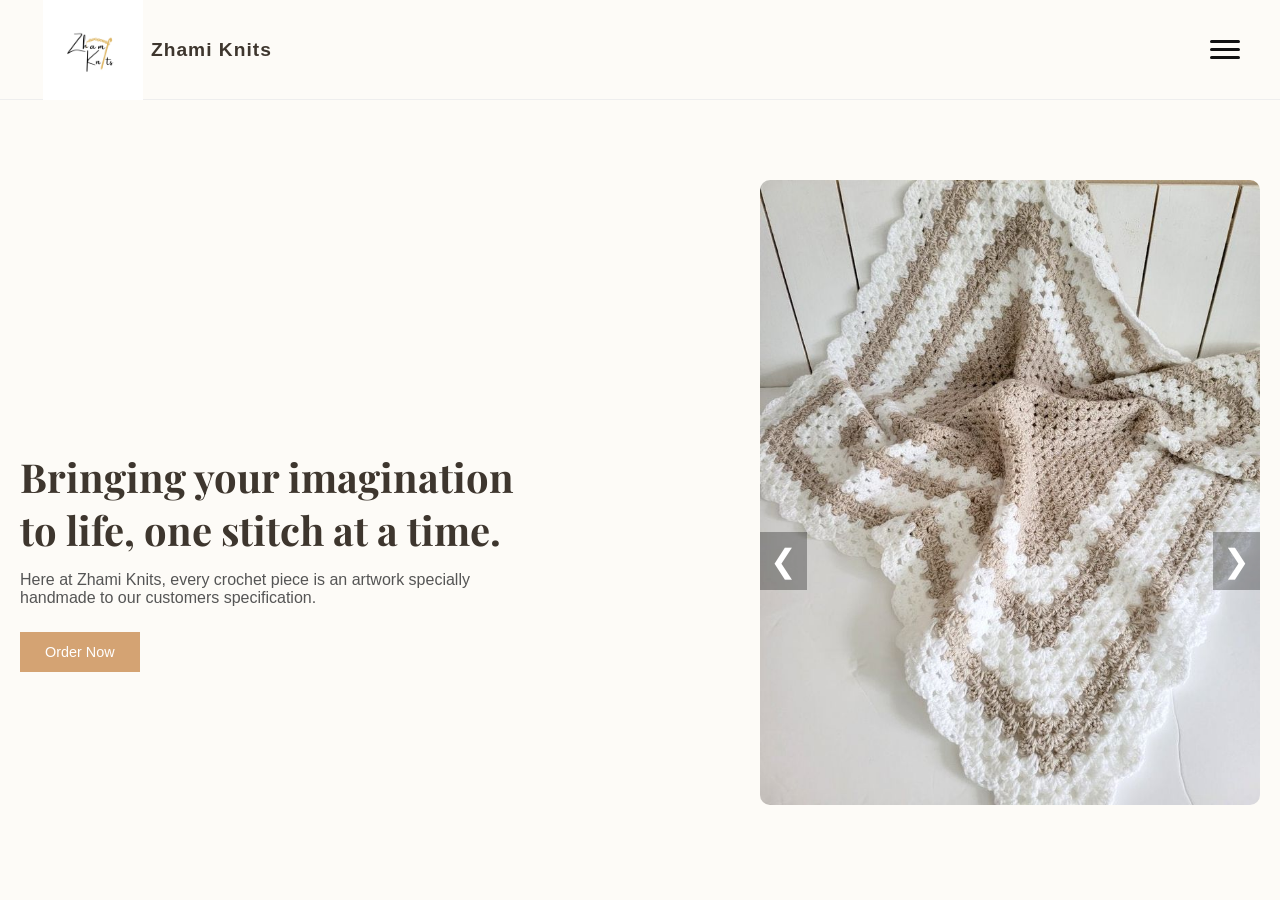
<file: index.html>
<!DOCTYPE html>
<html>
<head>
    <meta http-equiv="refresh" content="0; url=Landingpagedoc1.html" />
</head>
<body>
    <p><a href="Landingpagedoc1.html">Click here if you're not redirected</a></p>
</body>
</html>
</file>
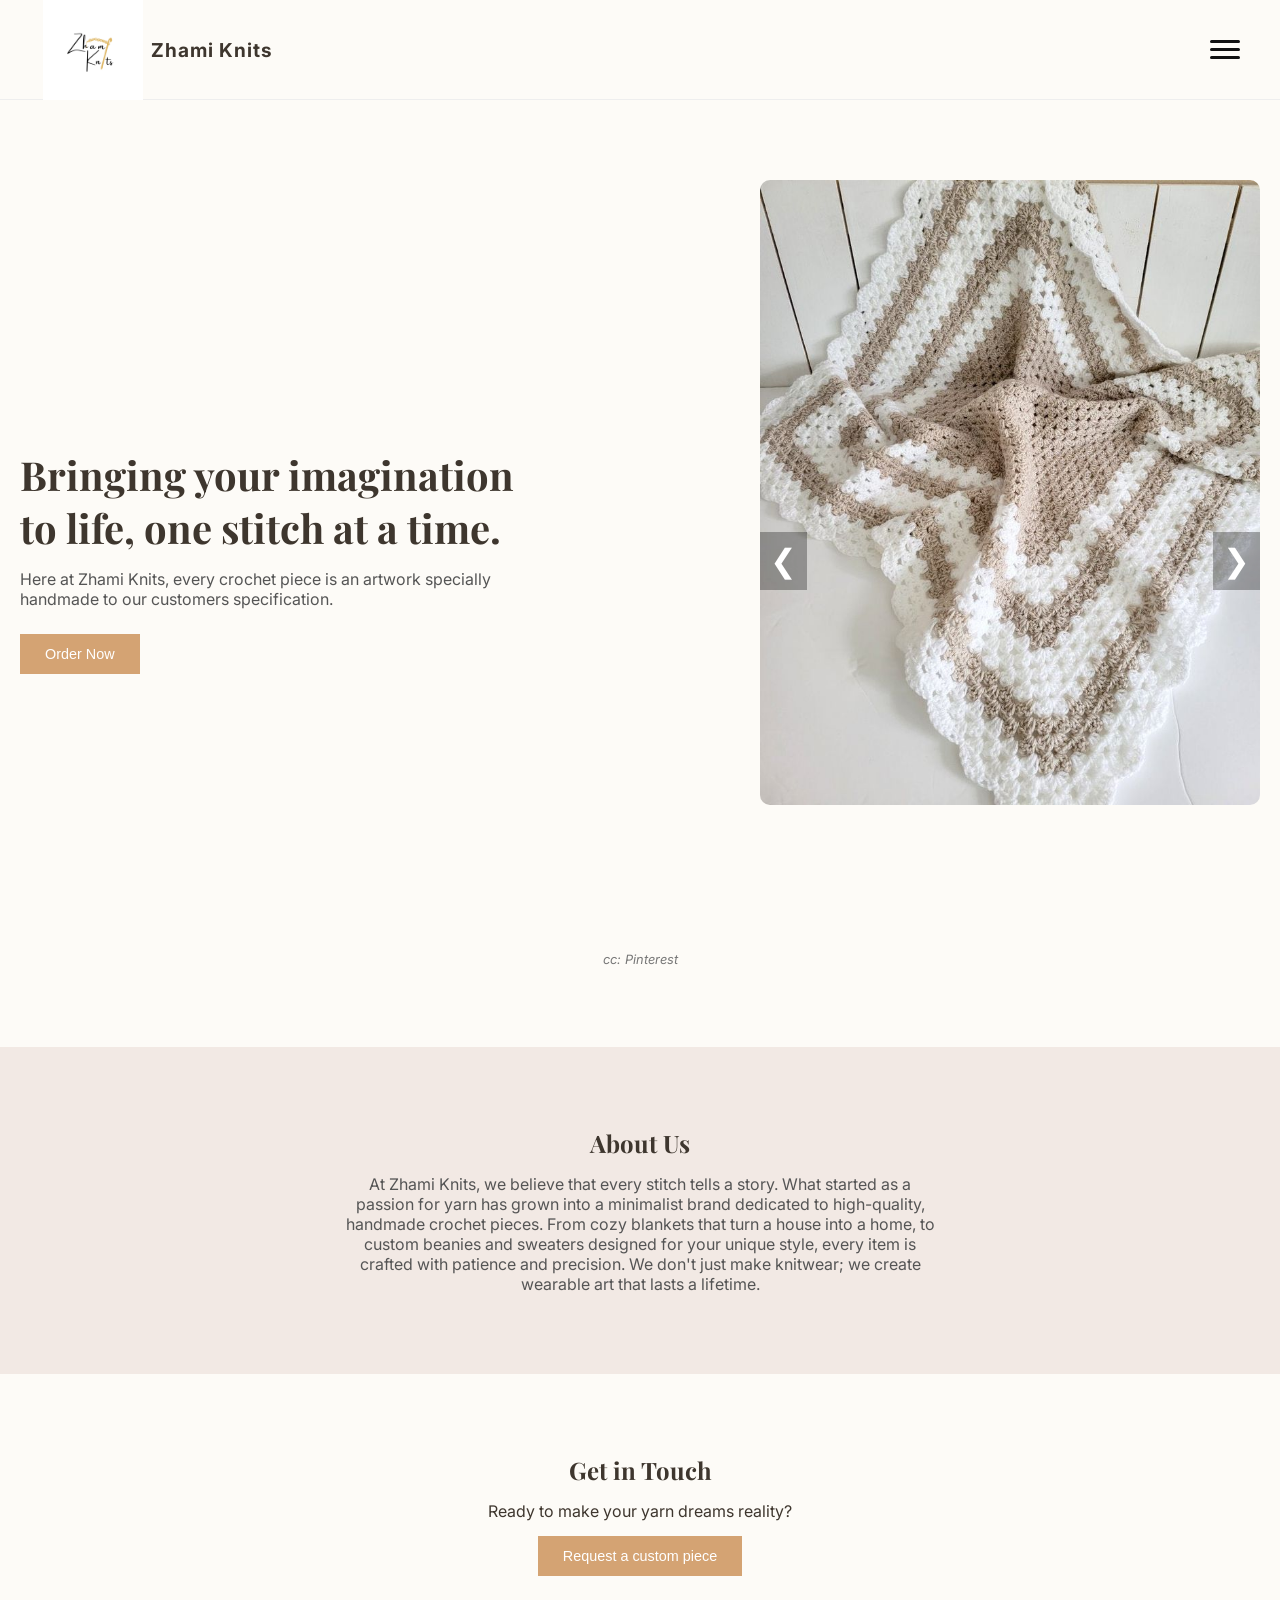
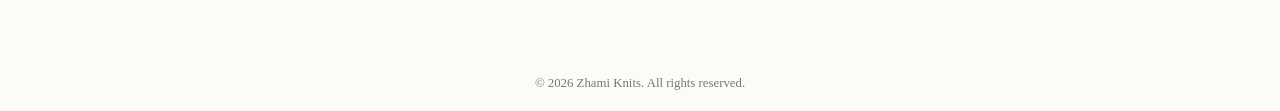
<file: Landingpagedoc1.html>
<!DOCTYPE html>
<html lang="en">
    <head>
        <meta charset="UTF-8">
        <meta name="viewport" content="width=device-width, initial-scale=1.0">
        <title>Zhami Knits</title>
         <link href="https://fonts.googleapis.com/css2?family=Playfair+Display:wght@700&family=Inter:wght@400;500&display=swap" rel="stylesheet">
        <link rel="stylesheet" href="styles.css">
    </head>
    <body>
        <!-- NAVBAR -->
    <header>
        <div class="logo"><img src="20260415_172551_0000.jpg"><span>Zhami Knits</span></div>
        
        <input type="checkbox" id="menu-toggle" class="menu-toggle">
        <label for="menu-toggle" class="hamburger">
          <span></span>
          <span></span>
          <span></span>
        </label>

        <nav class="nav-menu">
          <a href="#">Home</a>
          <a href="#">About</a>
          <a href="#">Contact</a>
        </nav>

    </header>

    <!-- HERO -->
    <section class="hero">
        <div class="hero-text">
            <h1>Bringing your imagination to life, one stitch at a time.</h1>
            <p>
                Here at Zhami Knits, every crochet piece is an artwork specially handmade to our customers specification.
            </p>
            <button class="cta-btn">Order Now</button>
        </div>
        <div class="slider-container">
          <input type="radio" name="slider" id="img-1" checked>
          <input type="radio" name="slider" id="img-2">
          <input type="radio" name="slider" id="img-3">
          <input type="radio" name="slider" id="img-4">
          <div class="slides">
            <div class="slide"><img src="7af4685a6839c6ee7fba0d93559ee786.jpg" alt="Blanket">
            </div>
            <div class="slide"><img src="8a195386b86549fc5e7cad6a766ad109.jpg" alt="Beanies">
            </div>
            <div class="slide"><img src="c451a546c72fd9d1ec52d839bf933fc2.jpg" alt="Hair Bonnet">     
            </div>
            <div class="slide"><img src="f6026b98e663d3f67acf941e191f1cc2.jpg" alt="Sweater">
            </div>
          </div>
          <div class="controls">
            <div class="control-group s1">
              <label for="img-4" class="previous">❮</label>
              <label for="img-2" class="next">❯</label>
            </div>
            <div class="control-group s2">
              <label for="img-1" class="previous">❮</label>
              <label for="img-3" class="next">❯</label>
            </div>
            <div class="control-group s3">
              <label for="img-2" class="previous">❮</label>
              <label for="img-4" class="next">❯</label>
            </div>
            <div class="control-group s4">
              <label for="img-3" class="previous">❮</label>
              <label for="img-1" class="next">❯</label>
            </div>
         </div>

       </div>
       <p>cc: Pinterest</p>
    </section>

    <!-- ABOUT -->
    <section class="about">
        <h2>About Us</h2>
        <p>
          At Zhami Knits, we believe that every stitch tells a story. What started as a passion for yarn has grown into a minimalist brand dedicated to high-quality, handmade crochet pieces.
From cozy blankets that turn a house into a home, to custom beanies and sweaters designed for your unique style, every item is crafted with patience and precision. We don't just make knitwear; we create wearable art that lasts a lifetime.
        </p>
    </section>

    <!-- CONTACT -->
    <section class="contact">
        <h2>Get in Touch</h2>
        <p>Ready to make your yarn dreams reality?</p>
        <button class="cta-btn">Request a custom piece</button>
    </section>

    <!-- FOOTER -->
    <footer>
        © 2026 Zhami Knits. All rights reserved.
    </footer>
</body>
</html>
</file>
<file: styles.css>
* {
            margin: 0;
            padding: 0;
            box-sizing: border-box;
        }
        h1, h2{
            font-family: 'Playfair Display', serif;
        }
        p, a, span{
            font-family: 'inter', sans-serif;
        }

        body {
            background-color: #FDFBF7;
            color: #3E362E;
        }

        /* NAVBAR */
        header {
            display: flex;
            justify-content: space-between;
            align-items: center;
            padding: 20px 40px;
            width: 100%;
            height: 100px;
            border-bottom: 1px solid #eee;
        }

        .logo img{
           width: 100px;
           height: auto;
           display: block; /* Removes extra space at the bottom of the image */
           margin: 0;

        }
        .logo{
            display: flex;
            align-items: center;
            font: sans-serif;
            font-size: 1.2rem;
            font-weight: bold;
            letter-spacing: 1px;
            margin-left: 3px;
            gap: 8px;
        }
        /* Hide the checkbox */
       .menu-toggle {
            display: none;
       }

/* Style the 3 lines (Hamburger) */
       .hamburger {
           display: flex;
           flex-direction: column;
           gap: 5px;
           cursor: pointer;
       }

       .hamburger span {
           width: 30px;
           height: 3px;
           background-color: #111;
           border-radius: 2px;
       }

/* Hidden Nav Menu by default on mobile */
       .nav-menu {
            display: none; 
            position: absolute;
            top: 80px; /* Adjust based on header height */
            right: 20px;
            background: white;
            border: 1px solid #eee;
            padding: 20px;
            flex-direction: column;
            z-index: 100;
    /* Keep your current position/display settings */
            box-shadow: 0 10px 25px rgba(0,0,0,0.1); /* Soft shadow for depth */
            border-radius: 12px;
            min-width: 180px;
            right: 20px 40px; /* Align it with your header padding */
            top: 70px; /* Adjust so it sits right under the header */
        }

/* SHOW the menu when the checkbox is checked */
       .menu-toggle:checked ~ .nav-menu {
            display: flex;
        }
        .nav-menu a {
            text-decoration: none; /* Removes the underline */
            color: #111;           /* Dark text to match your brand */
           padding: 12px 0;      /* Adds vertical space so they aren't cramped */
           font-family: sans-serif;
           font-size: 1.1rem;
           font-weight: 500;
           border-bottom: 1px solid #eee; /* Adds a faint line between links */
           width: 100%;
           display : block;
        }

/* Remove the line from the very last link */
        .nav-menu a:last-child {
           border-bottom: none;
        }



        /* HERO SECTION */
        .hero {
            display: flex;
            align-items: center;
            justify-content: space-between;
            padding: 80px 20px;
            flex-wrap: wrap;
        }

        .hero-text {
            max-width: 500px;
            flex: 1 1 300px;
        }

        .hero-text h1 {
            font-size: 2.5rem;
            margin-bottom: 15px;
        }


        .hero-text p {
            font-size: 1rem;
            margin-bottom: 25px;
            color: #555;
        }

        .cta-btn {
            padding: 12px 25px;
            border: none;
            background-color: #D4A373;
            color: white;
            font-size: 0.9rem;
            cursor: pointer;
            transition: 0.3s;
        }

        .cta-btn:hover {
            background-color: #a88beb;
            transform: translateY(-3px);
            box-shadow: 0 5px 15px rgba(212, 163, 115, 0.4);
        }

        .hero img {
            width: 400px;
            max-width: 100%;
            border-radius: 10px;
        }
        /* Hide the actual radio buttons */
        input[type="radio"] {
           display: none;
        }

        .slider-container {
           position: relative;
           width: 100%;
           max-width: 500px; /* Adjust to fit your design */
           overflow: hidden;
           flex: 1 1 300px;
        }
        .slider-container + p {
           text-align: center;      /* Centers the text */
           font-size: 0.8rem;       /* Makes it look like a subtle caption */
           color: #777;             /* A lighter grey so it doesn't distract */
           margin-top: 10px;        /* Adds a small gap below the image */
           font-style: italic;
           width: 100%;
        }


        .slides {
          display: flex;
          transition: transform 0.5s ease-in-out;
        }

        .slide {
           min-width: 100%;
        }

        .slide img {
          width: 100%;
          display: block;
        }

/* Move the slides based on which radio is checked */
        #img-1:checked ~ .slides {
           transform: translateX(0%);
        }

        #img-2:checked ~ .slides {
           transform: translateX(-100%);
        }
        #img-3:checked ~ .slides{
            transform: translateX(-200%);
        }
        #img-4:checked ~ .slides{
            transform: translateX(-300%);
        }
        /* Hide all control groups by default */
        .control-group {
            display: none;
        }

/* Show the specific group based on which radio is checked */
        #img-1:checked ~ .controls .s1,
        #img-2:checked ~ .controls .s2,
        #img-3:checked ~ .controls .s3,
        #img-4:checked ~ .controls .s4 {
            display: block;
        }

/* Ensure arrows are positioned correctly within the slider */
        .controls label {
            position: absolute;
            top: 50%;
            transform: translateY(-50%);
            z-index: 10;
    /* ... your other arrow styles (padding, background, etc) ... */
        }


/* Styling the clickable arrows */
       .controls label {
           position: absolute;
           top: 50%;
           transform: translateY(-50%);
           font-size: 2rem;
           color: white;
           background: rgba(0,0,0,0.3);
           padding: 10px;
           cursor: pointer;
           user-select: none;
        }

       .next { 
           right: 0; 
        }
       .previous { 
           left: 0; 
        }


        /* ABOUT SECTION */
        .about {
            padding: 80px 20px;
            text-align: center;
            background-color: #f2e9e4;
        }

        .about h2 {
            margin-bottom: 15px;
        }

        .about p {
            max-width: 600px;
            margin: auto;
            color: #555;
        }

        /* CONTACT */
        .contact {
            padding: 80px 20px;
            text-align: center;
        }

        .contact h2 {
            margin-bottom: 15px;
        }

        .contact button {
            margin-top: 15px;
        }

        /* FOOTER */
        footer {
            text-align: center;
            padding: 20px;
            font-size: 0.8rem;
            color: #777;
        }

        /* RESPONSIVE */
        @media (max-width: 768px) {
            header {
                padding: 20px;
            }

            .hero {
                flex-direction: column;
                text-align: center;
                padding: 40px 20px;
                gap: 20px;
            }

            .hero img {
                margin-top: 20px;
            }

            nav {
                display: none;
            }
            
        }
</file>
